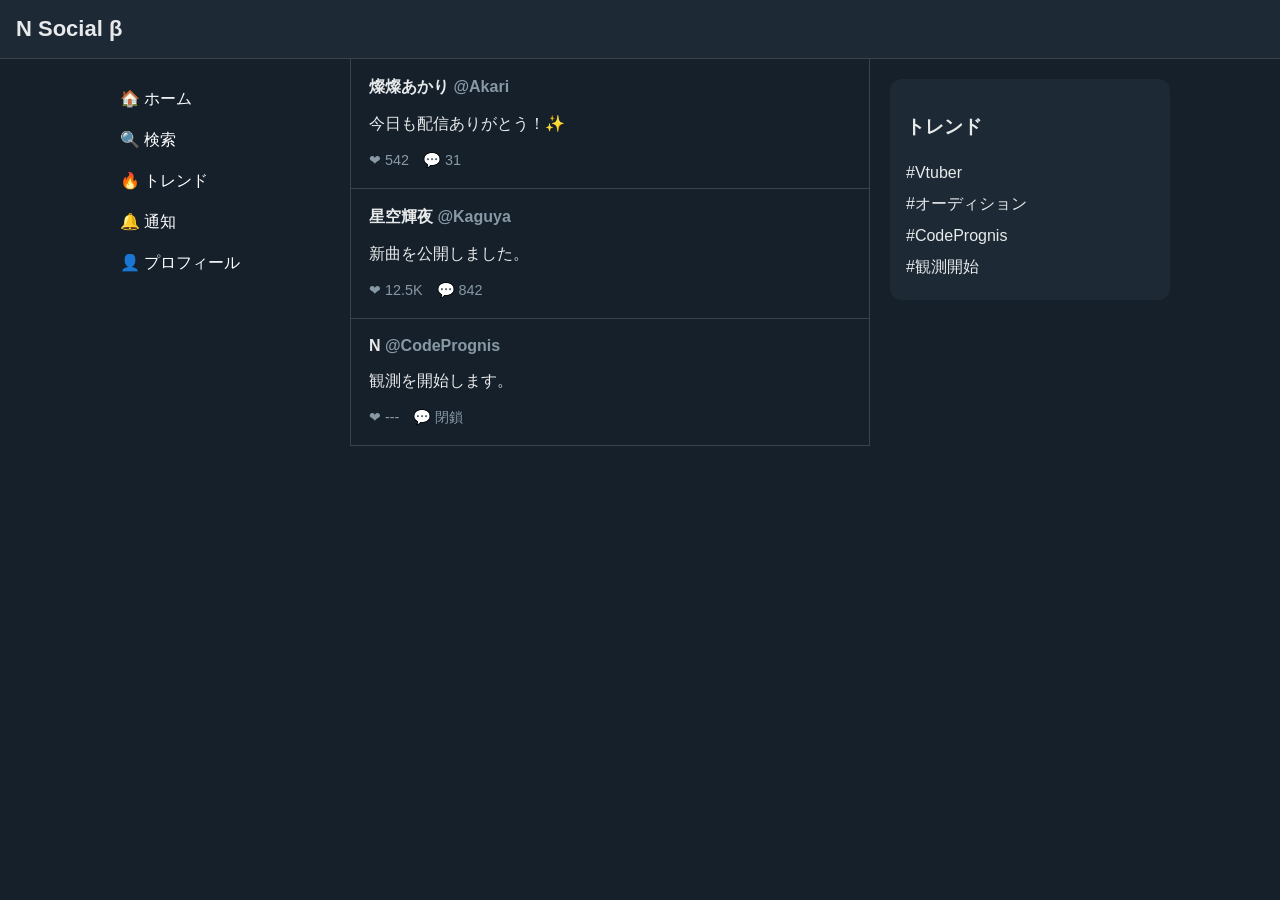
<file: Nsocial.html>
<!DOCTYPE html>
<html lang="ja">
<head>
<meta charset="UTF-8">
<meta name="viewport" content="width=device-width,initial-scale=1">
<title>N Social</title>
<style>
body{margin:0;background:#15202b;color:#e7e9ea;font-family:Arial,sans-serif}
header{position:sticky;top:0;background:#1d2a35;padding:16px;border-bottom:1px solid #38444d;font-size:22px;font-weight:bold}
.container{display:flex;max-width:1100px;margin:auto}
nav{width:220px;padding:20px}
nav a{display:block;color:#fff;text-decoration:none;padding:10px;border-radius:8px}
nav a:hover{background:#22303c}
main{flex:1;border-left:1px solid #38444d;border-right:1px solid #38444d}
.post{padding:18px;border-bottom:1px solid #38444d}
.user{font-weight:bold}
.id{color:#8899a6}
.meta{color:#8899a6;font-size:.9em;margin-top:8px}
aside{width:280px;padding:20px}
.box{background:#1d2a35;border-radius:12px;padding:16px}
.tag{display:block;padding:6px 0}
</style>
</head>
<body>
<header>N Social β</header>
<div class="container">
<nav>
<a href="#">🏠 ホーム</a>
<a href="#">🔍 検索</a>
<a href="#">🔥 トレンド</a>
<a href="#">🔔 通知</a>
<a href="#">👤 プロフィール</a>
</nav>
<main>
<div class="post">
<div class="user">燦燦あかり <span class="id">@Akari</span></div>
<p>今日も配信ありがとう！✨</p>
<div class="meta">❤ 542　💬 31</div>
</div>
<div class="post">
<div class="user">星空輝夜 <span class="id">@Kaguya</span></div>
<p>新曲を公開しました。</p>
<div class="meta">❤ 12.5K　💬 842</div>
</div>
<div class="post">
<div class="user">N <span class="id">@CodePrognis</span></div>
<p>観測を開始します。</p>
<div class="meta">❤ ---　💬 閉鎖</div>
</div>
</main>
<aside>
<div class="box">
<h3>トレンド</h3>
<span class="tag">#Vtuber</span>
<span class="tag">#オーディション</span>
<span class="tag">#CodePrognis</span>
<span class="tag">#観測開始</span>
</div>
</aside>
</div>
</body>
</html>
</file>
